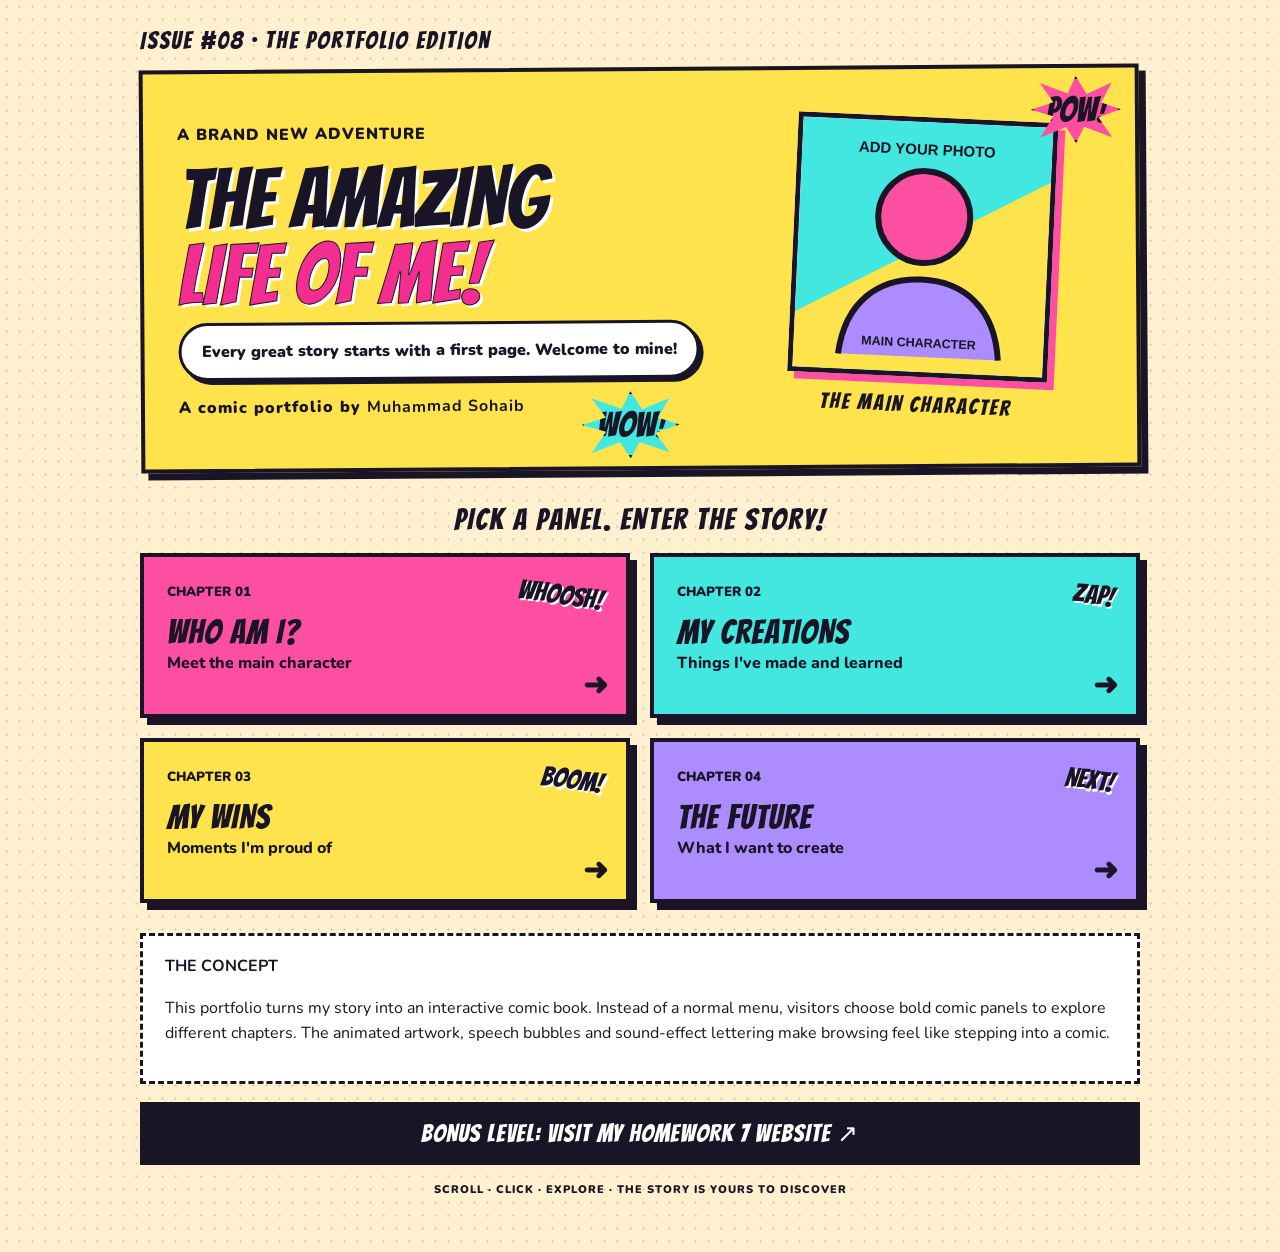
<file: CS_CRP/Homework_8/index.html>
<!doctype html>
<html lang="en"><head><meta charset="utf-8"><meta name="viewport" content="width=device-width,initial-scale=1"><meta name="description" content="An interactive comic-book portfolio."><title>THE AMAZING LIFE OF ME!</title><link rel="preconnect" href="https://fonts.googleapis.com"><link href="https://fonts.googleapis.com/css2?family=Bangers&family=Nunito:wght@400;700;900&display=swap" rel="stylesheet"><link rel="stylesheet" href="style.css"></head>
<body><main class="wrap">
  <div class="issue">ISSUE #08 · THE PORTFOLIO EDITION</div>
  <section class="cover">
    <div class="covertext"><p class="kicker">A BRAND NEW ADVENTURE</p><h1>THE AMAZING<br><em>LIFE OF ME!</em></h1><div class="bubble">Every great story starts with a first page. Welcome to mine!</div><p class="byline">A comic portfolio by <b data-name>Your Name</b></p></div>
    <div class="portrait"><img src="assets/profile-placeholder.svg" alt="Replace this illustration with your own photograph"><span>THE MAIN CHARACTER</span></div><b class="burst burst-a">POW!</b><b class="burst burst-b">WOW!</b>
  </section>
  <p class="choose">PICK A PANEL. ENTER THE STORY!</p>
  <section class="panels">
    <a class="panel pink" href="about.html"><small>CHAPTER 01</small><b class="sfx">WHOOSH!</b><h2>WHO AM I?</h2><p>Meet the main character</p><strong>➜</strong></a>
    <a class="panel cyan" href="projects.html"><small>CHAPTER 02</small><b class="sfx">ZAP!</b><h2>MY CREATIONS</h2><p>Things I've made and learned</p><strong>➜</strong></a>
    <a class="panel yellow" href="achievements.html"><small>CHAPTER 03</small><b class="sfx">BOOM!</b><h2>MY WINS</h2><p>Moments I'm proud of</p><strong>➜</strong></a>
    <a class="panel purple" href="future.html"><small>CHAPTER 04</small><b class="sfx">NEXT!</b><h2>THE FUTURE</h2><p>What I want to create</p><strong>➜</strong></a>
  </section>
  <aside class="concept"><b>THE CONCEPT</b><p>This portfolio turns my story into an interactive comic book. Instead of a normal menu, visitors choose bold comic panels to explore different chapters. The animated artwork, speech bubbles and sound-effect lettering make browsing feel like stepping into a comic.</p></aside>
  <a class="homework" href="https://2028011201-del.github.io/Heuser/CS_CRP/Homework_6" target="_blank" rel="noopener">BONUS LEVEL: VISIT MY HOMEWORK 7 WEBSITE ↗</a>
  <p class="tiny">SCROLL · CLICK · EXPLORE · THE STORY IS YOURS TO DISCOVER</p>
</main><script src="script.js"></script></body></html>
</file>
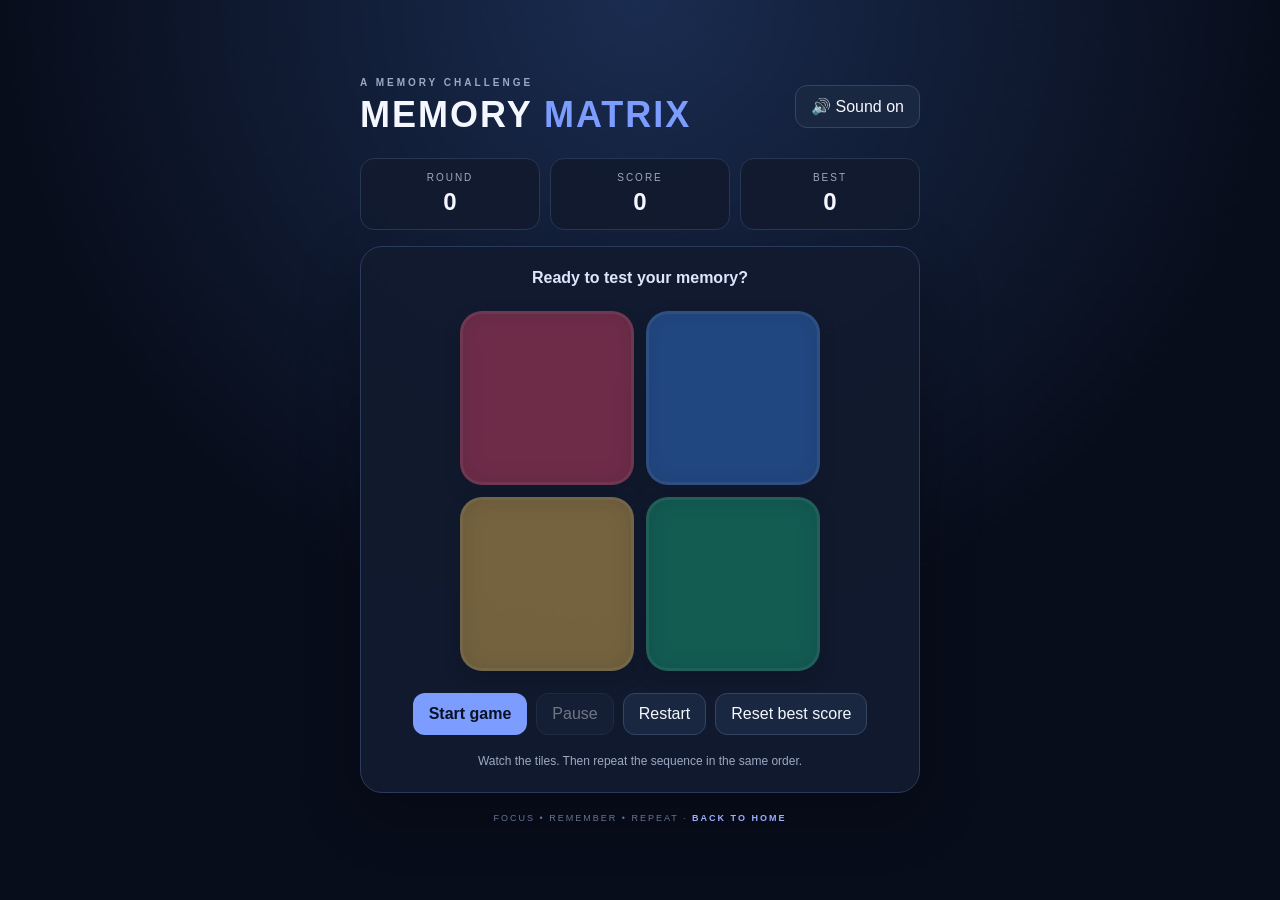
<file: CS_CRP/Homework_9/game/index.html>
<!DOCTYPE html>
<html lang="en">
<head>
  <meta charset="UTF-8">
  <meta name="viewport" content="width=device-width, initial-scale=1.0">
  <title>Memory Matrix</title>
  <link rel="stylesheet" href="style.css">
</head>
<body>
  <main class="app">
    <header class="topbar">
      <div>
        <p class="eyebrow">A MEMORY CHALLENGE</p>
        <h1>MEMORY <span>MATRIX</span></h1>
      </div>
      <button id="muteBtn" class="small-button" type="button" aria-pressed="false">🔊 Sound on</button>
    </header>
    <section class="status-panel" aria-live="polite">
      <div><span class="stat-label">ROUND</span><strong id="roundValue">0</strong></div>
      <div><span class="stat-label">SCORE</span><strong id="scoreValue">0</strong></div>
      <div><span class="stat-label">BEST</span><strong id="bestValue">0</strong></div>
    </section>
    <section class="game-panel">
      <p id="message" class="message">Ready to test your memory?</p>
      <div class="board" id="board" aria-label="Four-button memory game">
        <button class="tile tile-red" data-tile="0" aria-label="Red tile" type="button"></button>
        <button class="tile tile-blue" data-tile="1" aria-label="Blue tile" type="button"></button>
        <button class="tile tile-yellow" data-tile="2" aria-label="Yellow tile" type="button"></button>
        <button class="tile tile-green" data-tile="3" aria-label="Green tile" type="button"></button>
      </div>
      <div class="controls">
        <button id="startBtn" class="primary-button" type="button">Start game</button>
        <button id="pauseBtn" class="secondary-button" type="button" disabled>Pause</button>
        <button id="restartBtn" class="secondary-button" type="button">Restart</button>
        <button id="resetDataBtn" class="secondary-button" type="button">Reset best score</button>
      </div>
      <p class="hint">Watch the tiles. Then repeat the sequence in the same order.</p>
    </section>
    <footer>FOCUS • REMEMBER • REPEAT · <a class="home-return" href="/">BACK TO HOME</a></footer>
  </main>
  <script src="script.js"></script>
</body>
</html>
</file>
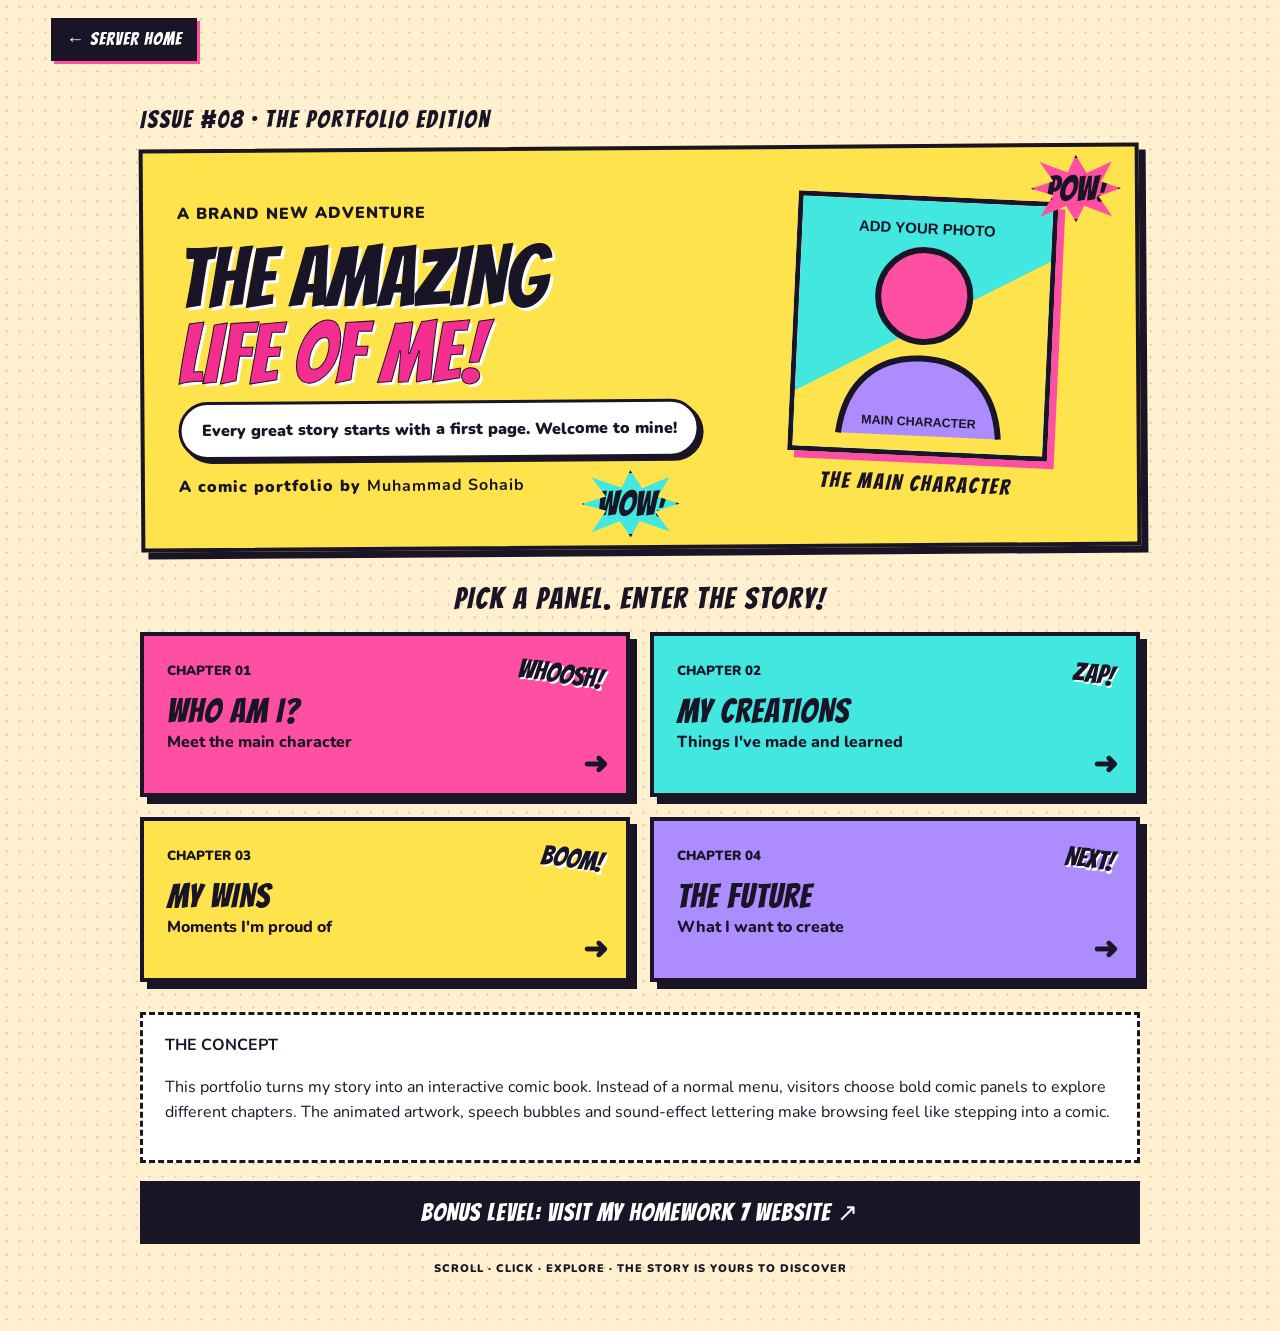
<file: CS_CRP/Homework_9/portfolio/index.html>
<!doctype html>
<html lang="en"><head><meta charset="utf-8"><meta name="viewport" content="width=device-width,initial-scale=1"><meta name="description" content="An interactive comic-book portfolio."><title>THE AMAZING LIFE OF ME!</title><link rel="preconnect" href="https://fonts.googleapis.com"><link href="https://fonts.googleapis.com/css2?family=Bangers&family=Nunito:wght@400;700;900&display=swap" rel="stylesheet"><link rel="stylesheet" href="style.css"></head>
<body><a class="server-home" href="/">← SERVER HOME</a><main class="wrap">
  <div class="issue">ISSUE #08 · THE PORTFOLIO EDITION</div>
  <section class="cover">
    <div class="covertext"><p class="kicker">A BRAND NEW ADVENTURE</p><h1>THE AMAZING<br><em>LIFE OF ME!</em></h1><div class="bubble">Every great story starts with a first page. Welcome to mine!</div><p class="byline">A comic portfolio by <b data-name>Your Name</b></p></div>
    <div class="portrait"><img src="assets/profile-placeholder.svg" alt="Replace this illustration with your own photograph"><span>THE MAIN CHARACTER</span></div><b class="burst burst-a">POW!</b><b class="burst burst-b">WOW!</b>
  </section>
  <p class="choose">PICK A PANEL. ENTER THE STORY!</p>
  <section class="panels">
    <a class="panel pink" href="about.html"><small>CHAPTER 01</small><b class="sfx">WHOOSH!</b><h2>WHO AM I?</h2><p>Meet the main character</p><strong>➜</strong></a>
    <a class="panel cyan" href="projects.html"><small>CHAPTER 02</small><b class="sfx">ZAP!</b><h2>MY CREATIONS</h2><p>Things I've made and learned</p><strong>➜</strong></a>
    <a class="panel yellow" href="achievements.html"><small>CHAPTER 03</small><b class="sfx">BOOM!</b><h2>MY WINS</h2><p>Moments I'm proud of</p><strong>➜</strong></a>
    <a class="panel purple" href="future.html"><small>CHAPTER 04</small><b class="sfx">NEXT!</b><h2>THE FUTURE</h2><p>What I want to create</p><strong>➜</strong></a>
  </section>
  <aside class="concept"><b>THE CONCEPT</b><p>This portfolio turns my story into an interactive comic book. Instead of a normal menu, visitors choose bold comic panels to explore different chapters. The animated artwork, speech bubbles and sound-effect lettering make browsing feel like stepping into a comic.</p></aside>
  <a class="homework" href="https://2028011201-del.github.io/Heuser/CS_CRP/Homework_6" target="_blank" rel="noopener">BONUS LEVEL: VISIT MY HOMEWORK 7 WEBSITE ↗</a>
  <p class="tiny">SCROLL · CLICK · EXPLORE · THE STORY IS YOURS TO DISCOVER</p>
</main><script src="script.js"></script></body></html>
</file>
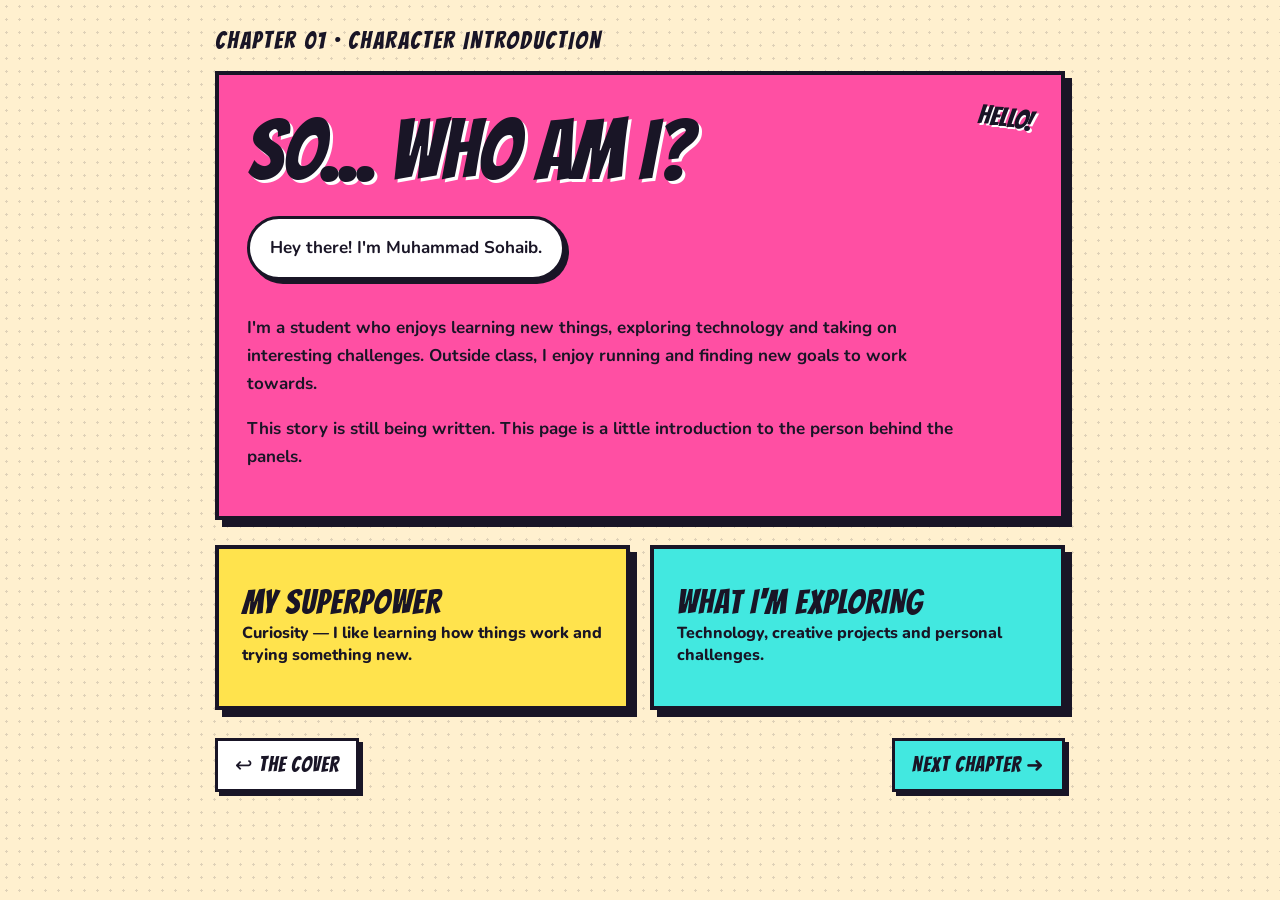
<file: CS_CRP/Homework_8/about.html>
<!doctype html><html lang="en"><head><meta charset="utf-8"><meta name="viewport" content="width=device-width,initial-scale=1"><title>Chapter 1 · Who am I?</title><link href="https://fonts.googleapis.com/css2?family=Bangers&family=Nunito:wght@400;700;900&display=swap" rel="stylesheet"><link rel="stylesheet" href="style.css"></head><body><main class="wrap inner"><p class="issue">CHAPTER 01 · CHARACTER INTRODUCTION</p><section class="story pink"><b class="sfx">HELLO!</b><h1>SO... WHO AM I?</h1><p class="bubble">Hey there! I'm <b data-name>Your Name</b>.</p><p>I'm a student who enjoys learning new things, exploring technology and taking on interesting challenges. Outside class, I enjoy running and finding new goals to work towards.</p><p>This story is still being written. This page is a little introduction to the person behind the panels.</p></section><section class="twoup"><article class="panel yellow"><h2>MY SUPERPOWER</h2><p>Curiosity — I like learning how things work and trying something new.</p></article><article class="panel cyan"><h2>WHAT I'M EXPLORING</h2><p>Technology, creative projects and personal challenges.</p></article></section><div class="controls"><a class="btn" href="index.html">↩ THE COVER</a><a class="btn next" href="projects.html">NEXT CHAPTER ➜</a></div></main><script src="script.js"></script></body></html>
</file>
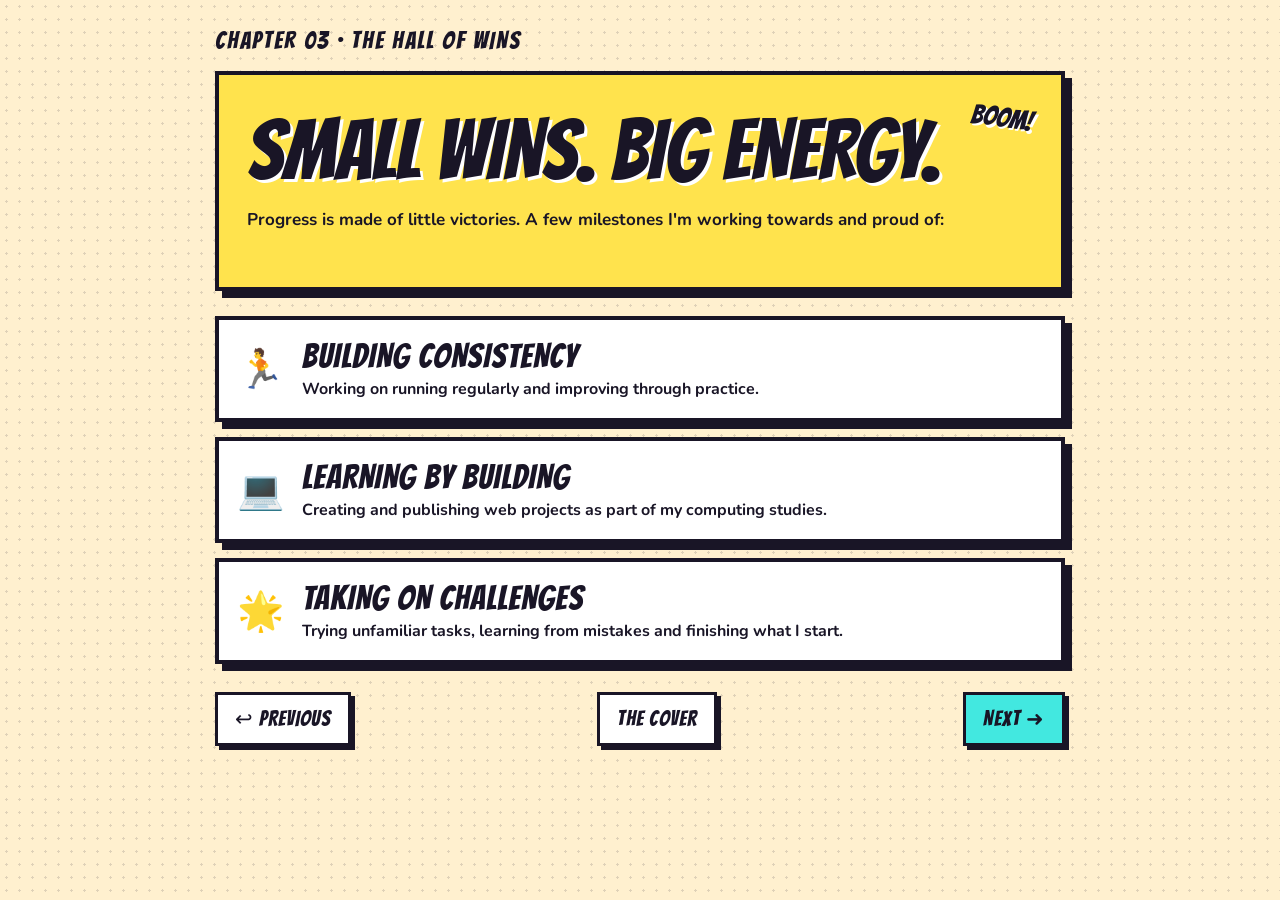
<file: CS_CRP/Homework_8/achievements.html>
<!doctype html><html lang="en"><head><meta charset="utf-8"><meta name="viewport" content="width=device-width,initial-scale=1"><title>Chapter 3 · My wins</title><link href="https://fonts.googleapis.com/css2?family=Bangers&family=Nunito:wght@400;700;900&display=swap" rel="stylesheet"><link rel="stylesheet" href="style.css"></head><body><main class="wrap inner"><p class="issue">CHAPTER 03 · THE HALL OF WINS</p><section class="story yellow"><b class="sfx">BOOM!</b><h1>SMALL WINS. BIG ENERGY.</h1><p>Progress is made of little victories. A few milestones I'm working towards and proud of:</p></section><section class="stack"><article class="win"><span>🏃</span><div><h2>BUILDING CONSISTENCY</h2><p>Working on running regularly and improving through practice.</p></div></article><article class="win"><span>💻</span><div><h2>LEARNING BY BUILDING</h2><p>Creating and publishing web projects as part of my computing studies.</p></div></article><article class="win"><span>🌟</span><div><h2>TAKING ON CHALLENGES</h2><p>Trying unfamiliar tasks, learning from mistakes and finishing what I start.</p></div></article></section><div class="controls"><a class="btn" href="projects.html">↩ PREVIOUS</a><a class="btn" href="index.html">THE COVER</a><a class="btn next" href="future.html">NEXT ➜</a></div></main><script src="script.js"></script></body></html>
</file>
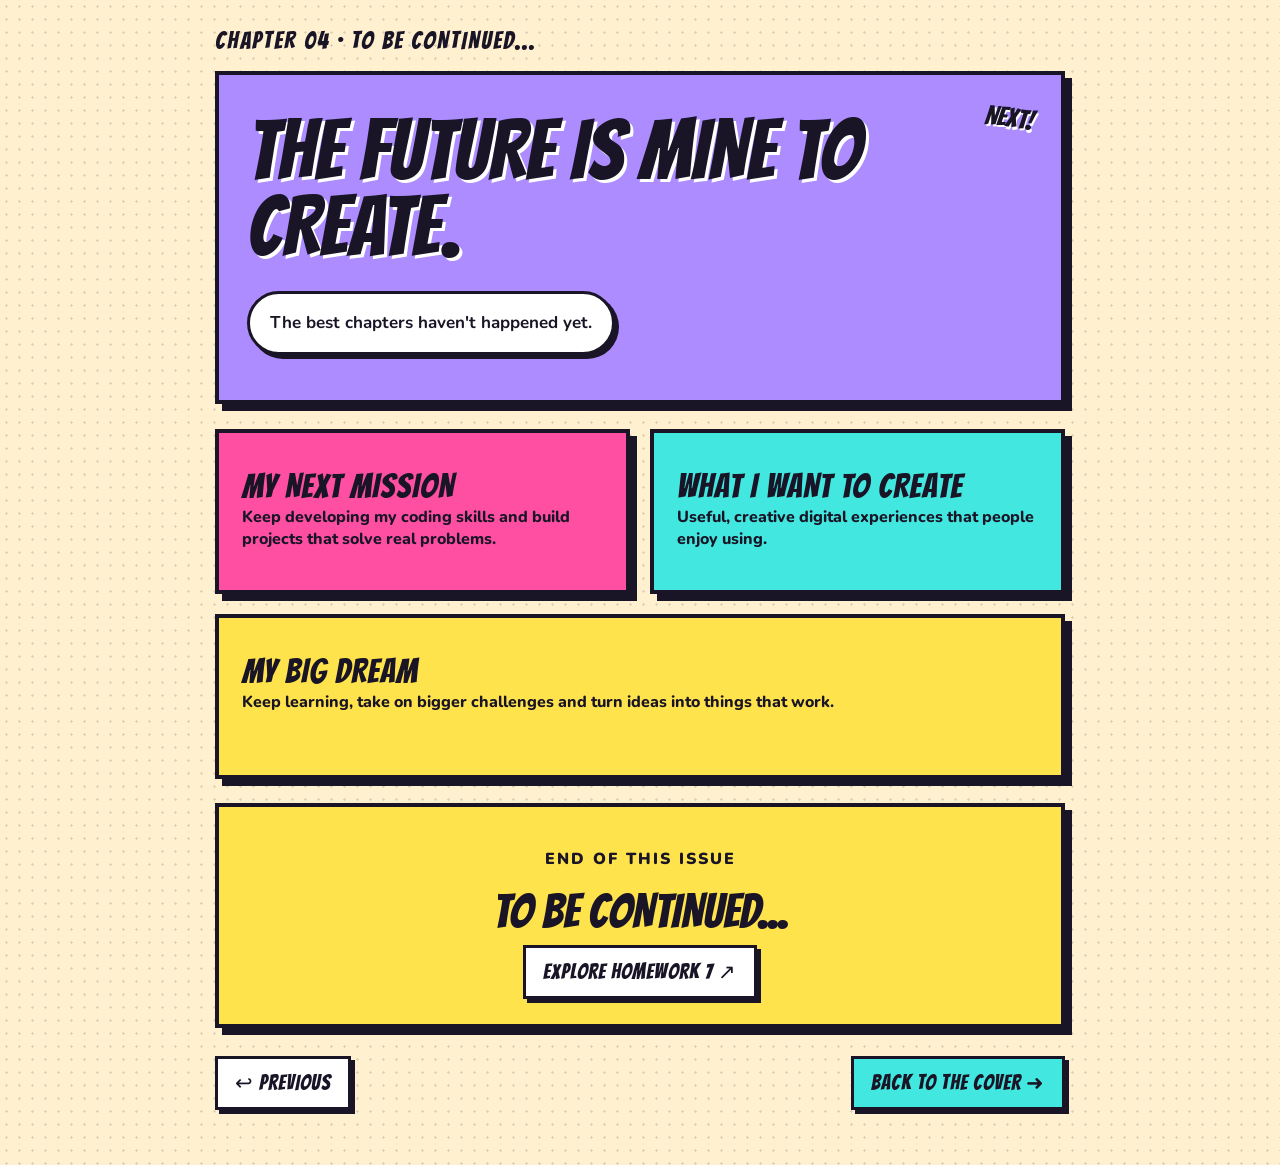
<file: CS_CRP/Homework_8/future.html>
<!doctype html><html lang="en"><head><meta charset="utf-8"><meta name="viewport" content="width=device-width,initial-scale=1"><title>Chapter 4 · The future</title><link href="https://fonts.googleapis.com/css2?family=Bangers&family=Nunito:wght@400;700;900&display=swap" rel="stylesheet"><link rel="stylesheet" href="style.css"></head><body><main class="wrap inner"><p class="issue">CHAPTER 04 · TO BE CONTINUED...</p><section class="story purple"><b class="sfx">NEXT!</b><h1>THE FUTURE IS MINE TO CREATE.</h1><p class="bubble">The best chapters haven't happened yet.</p></section><section class="twoup"><article class="panel pink"><h2>MY NEXT MISSION</h2><p>Keep developing my coding skills and build projects that solve real problems.</p></article><article class="panel cyan"><h2>WHAT I WANT TO CREATE</h2><p>Useful, creative digital experiences that people enjoy using.</p></article><article class="panel yellow wide"><h2>MY BIG DREAM</h2><p>Keep learning, take on bigger challenges and turn ideas into things that work.</p></article></section><section class="ending"><p>END OF THIS ISSUE</p><h2>TO BE CONTINUED...</h2><a class="btn" href="https://2028011201-del.github.io/Heuser/CS_CRP/Homework_6" target="_blank" rel="noopener">EXPLORE HOMEWORK 7 ↗</a></section><div class="controls"><a class="btn" href="achievements.html">↩ PREVIOUS</a><a class="btn next" href="index.html">BACK TO THE COVER ➜</a></div></main><script src="script.js"></script></body></html>
</file>
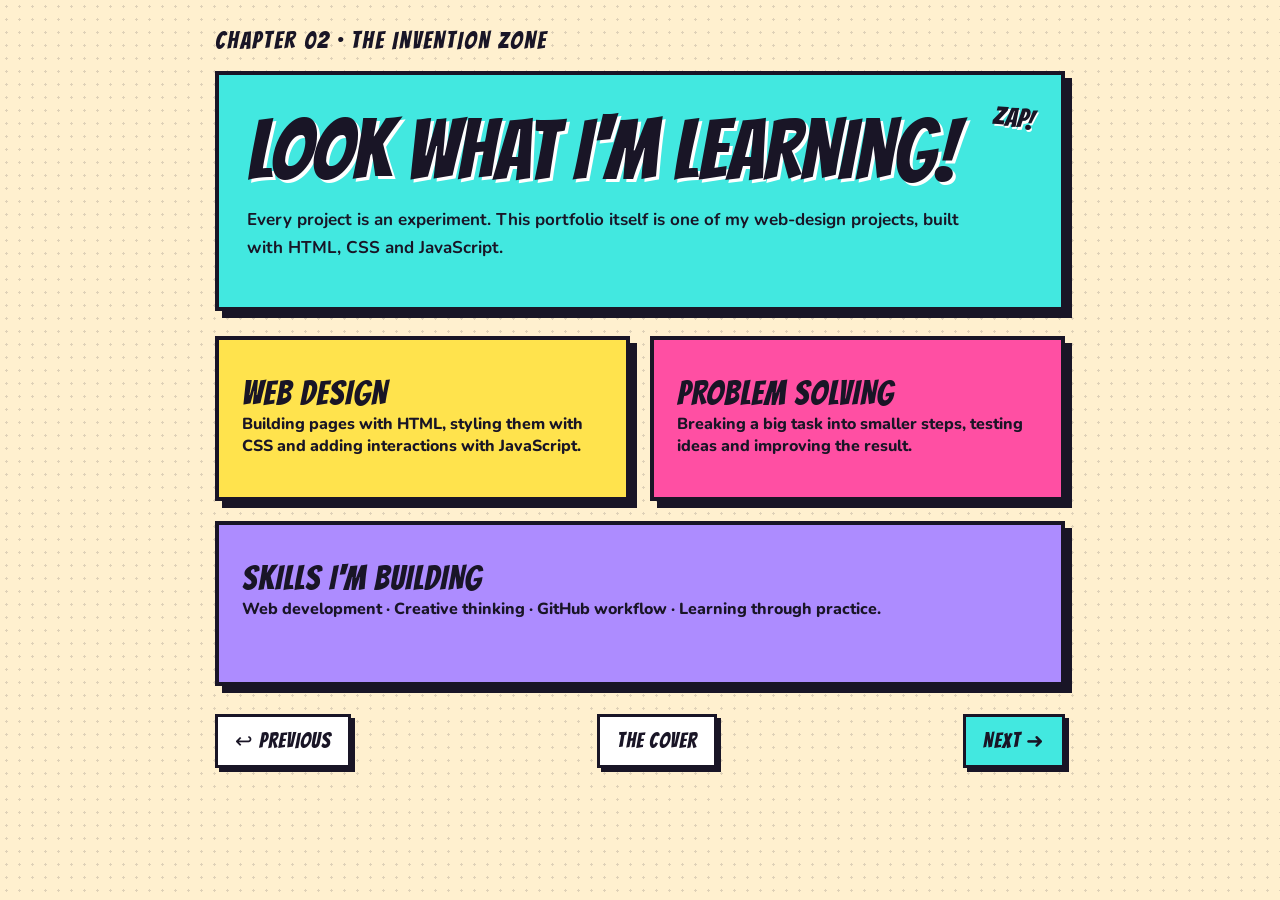
<file: CS_CRP/Homework_8/projects.html>
<!doctype html><html lang="en"><head><meta charset="utf-8"><meta name="viewport" content="width=device-width,initial-scale=1"><title>Chapter 2 · My creations</title><link href="https://fonts.googleapis.com/css2?family=Bangers&family=Nunito:wght@400;700;900&display=swap" rel="stylesheet"><link rel="stylesheet" href="style.css"></head><body><main class="wrap inner"><p class="issue">CHAPTER 02 · THE INVENTION ZONE</p><section class="story cyan"><b class="sfx">ZAP!</b><h1>LOOK WHAT I'M LEARNING!</h1><p>Every project is an experiment. This portfolio itself is one of my web-design projects, built with HTML, CSS and JavaScript.</p></section><section class="twoup"><article class="panel yellow"><h2>WEB DESIGN</h2><p>Building pages with HTML, styling them with CSS and adding interactions with JavaScript.</p></article><article class="panel pink"><h2>PROBLEM SOLVING</h2><p>Breaking a big task into smaller steps, testing ideas and improving the result.</p></article><article class="panel purple wide"><h2>SKILLS I'M BUILDING</h2><p>Web development · Creative thinking · GitHub workflow · Learning through practice.</p></article></section><div class="controls"><a class="btn" href="about.html">↩ PREVIOUS</a><a class="btn" href="index.html">THE COVER</a><a class="btn next" href="achievements.html">NEXT ➜</a></div></main><script src="script.js"></script></body></html>
</file>
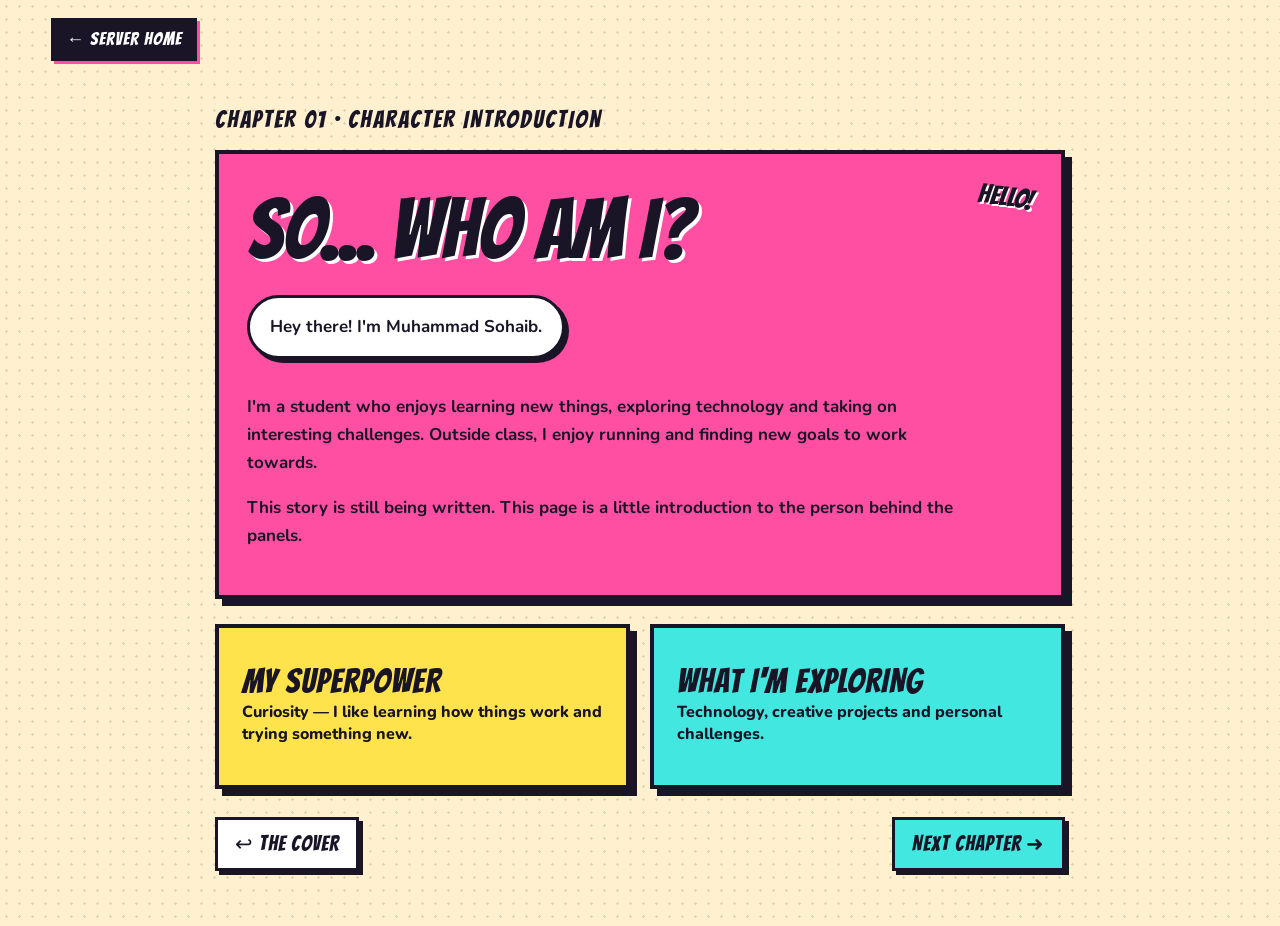
<file: CS_CRP/Homework_9/portfolio/about.html>
<!doctype html><html lang="en"><head><meta charset="utf-8"><meta name="viewport" content="width=device-width,initial-scale=1"><title>Chapter 1 · Who am I?</title><link href="https://fonts.googleapis.com/css2?family=Bangers&family=Nunito:wght@400;700;900&display=swap" rel="stylesheet"><link rel="stylesheet" href="style.css"></head><body><a class="server-home" href="/">← SERVER HOME</a><main class="wrap inner"><p class="issue">CHAPTER 01 · CHARACTER INTRODUCTION</p><section class="story pink"><b class="sfx">HELLO!</b><h1>SO... WHO AM I?</h1><p class="bubble">Hey there! I'm <b data-name>Your Name</b>.</p><p>I'm a student who enjoys learning new things, exploring technology and taking on interesting challenges. Outside class, I enjoy running and finding new goals to work towards.</p><p>This story is still being written. This page is a little introduction to the person behind the panels.</p></section><section class="twoup"><article class="panel yellow"><h2>MY SUPERPOWER</h2><p>Curiosity — I like learning how things work and trying something new.</p></article><article class="panel cyan"><h2>WHAT I'M EXPLORING</h2><p>Technology, creative projects and personal challenges.</p></article></section><div class="controls"><a class="btn" href="index.html">↩ THE COVER</a><a class="btn next" href="projects.html">NEXT CHAPTER ➜</a></div></main><script src="script.js"></script></body></html>
</file>
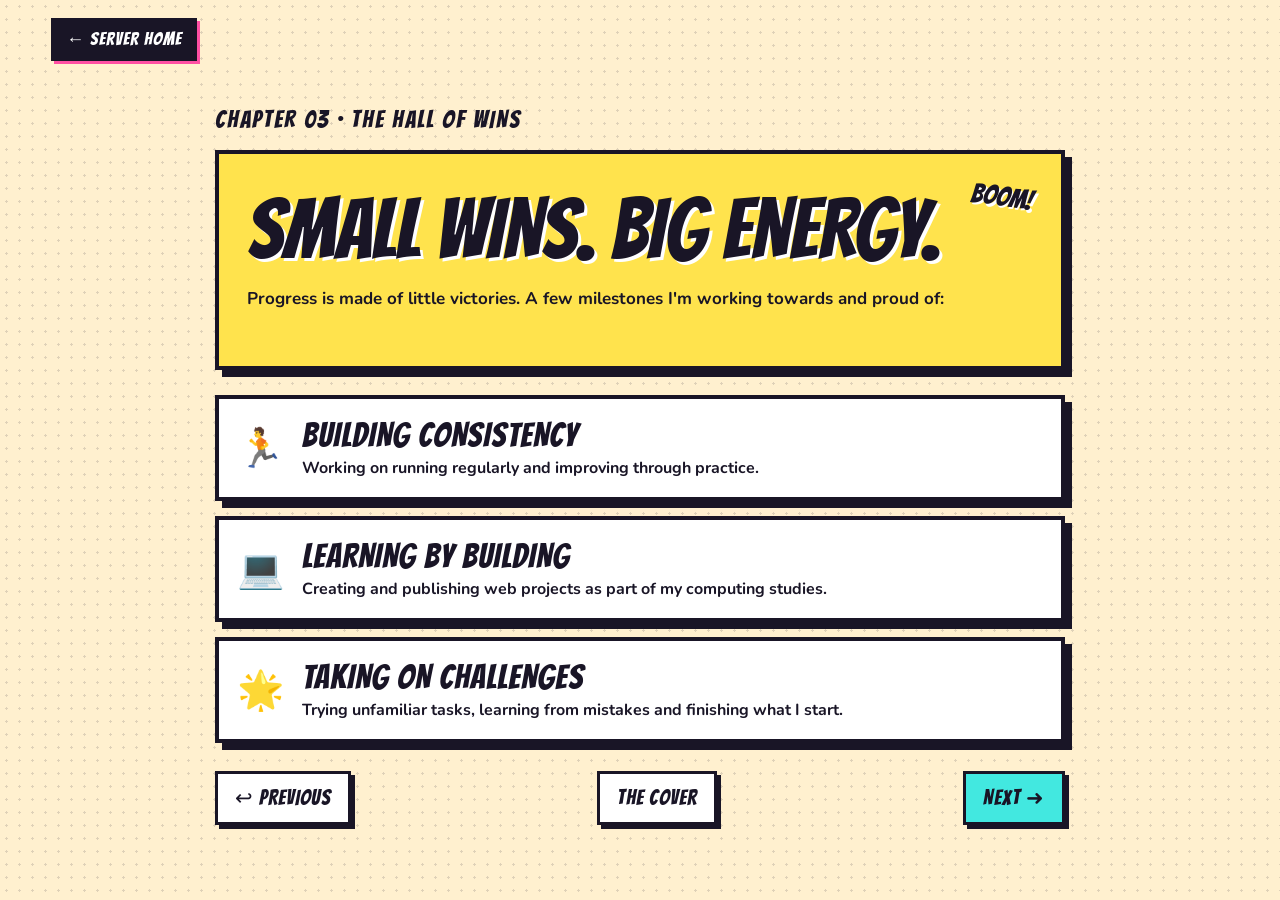
<file: CS_CRP/Homework_9/portfolio/achievements.html>
<!doctype html><html lang="en"><head><meta charset="utf-8"><meta name="viewport" content="width=device-width,initial-scale=1"><title>Chapter 3 · My wins</title><link href="https://fonts.googleapis.com/css2?family=Bangers&family=Nunito:wght@400;700;900&display=swap" rel="stylesheet"><link rel="stylesheet" href="style.css"></head><body><a class="server-home" href="/">← SERVER HOME</a><main class="wrap inner"><p class="issue">CHAPTER 03 · THE HALL OF WINS</p><section class="story yellow"><b class="sfx">BOOM!</b><h1>SMALL WINS. BIG ENERGY.</h1><p>Progress is made of little victories. A few milestones I'm working towards and proud of:</p></section><section class="stack"><article class="win"><span>🏃</span><div><h2>BUILDING CONSISTENCY</h2><p>Working on running regularly and improving through practice.</p></div></article><article class="win"><span>💻</span><div><h2>LEARNING BY BUILDING</h2><p>Creating and publishing web projects as part of my computing studies.</p></div></article><article class="win"><span>🌟</span><div><h2>TAKING ON CHALLENGES</h2><p>Trying unfamiliar tasks, learning from mistakes and finishing what I start.</p></div></article></section><div class="controls"><a class="btn" href="projects.html">↩ PREVIOUS</a><a class="btn" href="index.html">THE COVER</a><a class="btn next" href="future.html">NEXT ➜</a></div></main><script src="script.js"></script></body></html>
</file>
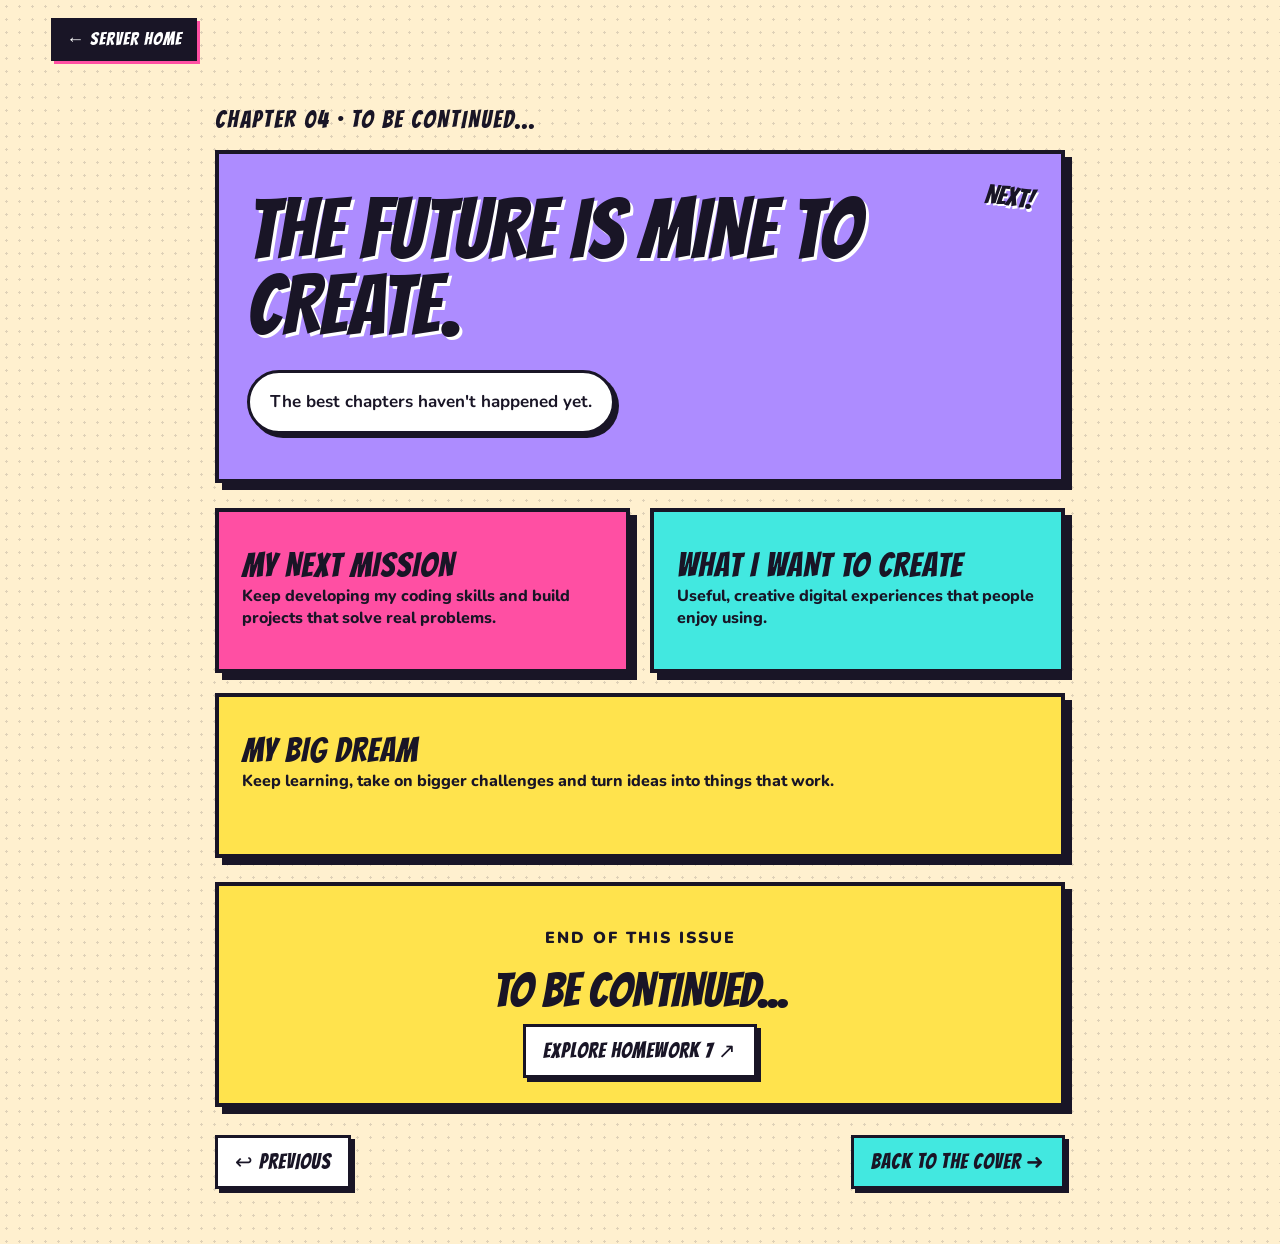
<file: CS_CRP/Homework_9/portfolio/future.html>
<!doctype html><html lang="en"><head><meta charset="utf-8"><meta name="viewport" content="width=device-width,initial-scale=1"><title>Chapter 4 · The future</title><link href="https://fonts.googleapis.com/css2?family=Bangers&family=Nunito:wght@400;700;900&display=swap" rel="stylesheet"><link rel="stylesheet" href="style.css"></head><body><a class="server-home" href="/">← SERVER HOME</a><main class="wrap inner"><p class="issue">CHAPTER 04 · TO BE CONTINUED...</p><section class="story purple"><b class="sfx">NEXT!</b><h1>THE FUTURE IS MINE TO CREATE.</h1><p class="bubble">The best chapters haven't happened yet.</p></section><section class="twoup"><article class="panel pink"><h2>MY NEXT MISSION</h2><p>Keep developing my coding skills and build projects that solve real problems.</p></article><article class="panel cyan"><h2>WHAT I WANT TO CREATE</h2><p>Useful, creative digital experiences that people enjoy using.</p></article><article class="panel yellow wide"><h2>MY BIG DREAM</h2><p>Keep learning, take on bigger challenges and turn ideas into things that work.</p></article></section><section class="ending"><p>END OF THIS ISSUE</p><h2>TO BE CONTINUED...</h2><a class="btn" href="https://2028011201-del.github.io/Heuser/CS_CRP/Homework_6" target="_blank" rel="noopener">EXPLORE HOMEWORK 7 ↗</a></section><div class="controls"><a class="btn" href="achievements.html">↩ PREVIOUS</a><a class="btn next" href="index.html">BACK TO THE COVER ➜</a></div></main><script src="script.js"></script></body></html>
</file>
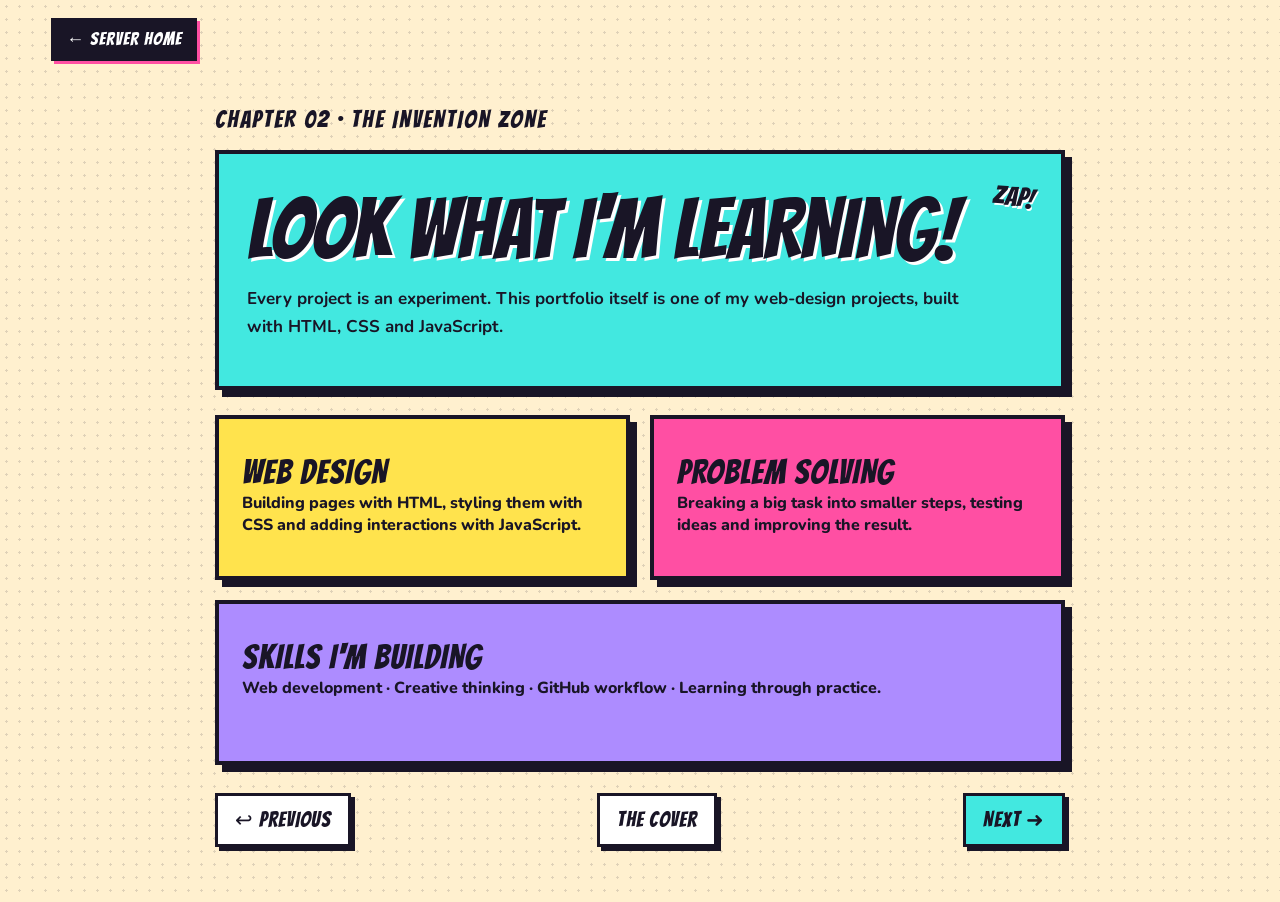
<file: CS_CRP/Homework_9/portfolio/projects.html>
<!doctype html><html lang="en"><head><meta charset="utf-8"><meta name="viewport" content="width=device-width,initial-scale=1"><title>Chapter 2 · My creations</title><link href="https://fonts.googleapis.com/css2?family=Bangers&family=Nunito:wght@400;700;900&display=swap" rel="stylesheet"><link rel="stylesheet" href="style.css"></head><body><a class="server-home" href="/">← SERVER HOME</a><main class="wrap inner"><p class="issue">CHAPTER 02 · THE INVENTION ZONE</p><section class="story cyan"><b class="sfx">ZAP!</b><h1>LOOK WHAT I'M LEARNING!</h1><p>Every project is an experiment. This portfolio itself is one of my web-design projects, built with HTML, CSS and JavaScript.</p></section><section class="twoup"><article class="panel yellow"><h2>WEB DESIGN</h2><p>Building pages with HTML, styling them with CSS and adding interactions with JavaScript.</p></article><article class="panel pink"><h2>PROBLEM SOLVING</h2><p>Breaking a big task into smaller steps, testing ideas and improving the result.</p></article><article class="panel purple wide"><h2>SKILLS I'M BUILDING</h2><p>Web development · Creative thinking · GitHub workflow · Learning through practice.</p></article></section><div class="controls"><a class="btn" href="about.html">↩ PREVIOUS</a><a class="btn" href="index.html">THE COVER</a><a class="btn next" href="achievements.html">NEXT ➜</a></div></main><script src="script.js"></script></body></html>
</file>
<file: CS_CRP/Homework_8/style.css>
:root{--ink:#191526;--pink:#ff4fa3;--cyan:#42e8e0;--yellow:#ffe34d;--purple:#ad8cff;--paper:#fff8e9}*{box-sizing:border-box}body{margin:0;color:var(--ink);font-family:Nunito,Arial,sans-serif;background-color:#fff0cf;background-image:radial-gradient(#19152624 1.2px,transparent 1.2px);background-size:13px 13px}.wrap{width:min(1000px,92%);margin:28px auto 55px}.issue{font:24px Bangers,cursive;letter-spacing:2px;margin:0 0 14px}.cover,.story,.panel,.win,.ending{border:4px solid var(--ink);box-shadow:7px 7px 0 var(--ink);position:relative}.cover{background:var(--yellow);padding:34px;min-height:380px;display:grid;grid-template-columns:1.2fr .8fr;align-items:center;gap:25px;transform:rotate(-.4deg)}.kicker,.byline{font-weight:900;letter-spacing:1px}.cover h1,.story h1{font:clamp(48px,8vw,84px)/.9 Bangers,cursive;margin:10px 0;text-shadow:3px 3px white}.cover h1 em{color:#f42e91;font-style:normal;-webkit-text-stroke:1px var(--ink)}.bubble{display:inline-block;background:white;border:3px solid var(--ink);border-radius:35px;padding:15px 20px;font-weight:900;box-shadow:4px 4px 0 var(--ink)}.portrait{width:min(260px,100%);justify-self:center;transform:rotate(3deg);text-align:center;font:22px Bangers;letter-spacing:2px}.portrait img{width:100%;aspect-ratio:1;object-fit:cover;border:5px solid var(--ink);box-shadow:7px 7px 0 var(--pink);background:white}.portrait span{display:block;margin-top:12px}.burst{position:absolute;font:35px Bangers;padding:12px;background:var(--pink);border:3px solid var(--ink);clip-path:polygon(50% 0,62% 27%,90% 10%,78% 40%,100% 50%,75% 62%,90% 92%,59% 76%,50% 100%,39% 76%,10% 92%,25% 60%,0 50%,25% 39%,10% 10%,41% 26%);animation:wiggle 2s infinite}.burst-a{right:14px;top:8px}.burst-b{left:44%;bottom:8px;background:var(--cyan)}.choose{text-align:center;font:30px Bangers;letter-spacing:2px;margin:34px 0 18px}.panels,.twoup{display:grid;grid-template-columns:repeat(2,1fr);gap:20px}.panel{display:block;padding:23px;min-height:165px;text-decoration:none;color:var(--ink);transition:.2s}.panel:hover{transform:translateY(-7px) rotate(0);box-shadow:11px 12px 0 var(--ink)}.panel h2,.win h2{font:34px Bangers;letter-spacing:1px;margin:12px 0 2px}.panel p{font-weight:800;margin:0}.panel small{font-weight:900}.panel strong{position:absolute;right:18px;bottom:8px;font-size:30px}.sfx{float:right;font:27px Bangers;transform:rotate(8deg);text-shadow:2px 2px white}.pink{background:var(--pink)}.cyan{background:var(--cyan)}.yellow{background:var(--yellow)}.purple{background:var(--purple)}.concept{margin:30px 0 18px;background:white;border:3px dashed var(--ink);padding:18px 22px;line-height:1.6}.homework{display:block;background:var(--ink);color:white;text-decoration:none;text-align:center;padding:17px;font:25px Bangers;letter-spacing:1px}.homework:hover{background:#f42e91}.tiny{text-align:center;font-size:11px;font-weight:900;letter-spacing:1px;margin-top:17px}.inner{max-width:850px}.story{padding:28px;margin:18px 0 25px;min-height:220px}.story p{font-size:17px;line-height:1.65;font-weight:700;max-width:720px}.wide{grid-column:1/-1}.controls{display:flex;justify-content:space-between;gap:12px;flex-wrap:wrap;margin-top:28px}.btn{display:inline-block;padding:12px 17px;background:white;color:var(--ink);border:3px solid var(--ink);box-shadow:4px 4px 0 var(--ink);text-decoration:none;font:21px Bangers;letter-spacing:1px}.btn:hover{background:var(--yellow);transform:translateY(-3px)}.next{background:var(--cyan)}.stack{display:grid;gap:15px}.win{background:white;display:flex;align-items:center;gap:18px;padding:18px}.win span{font-size:38px}.win h2{margin:0}.win p{font-weight:700;margin:4px 0 0}.ending{background:var(--yellow);text-align:center;padding:25px;margin:24px 0}.ending h2{font:48px Bangers;margin:8px}.ending p{font-weight:900;letter-spacing:2px}@keyframes wiggle{0%,100%{transform:rotate(-7deg)}50%{transform:rotate(8deg) scale(1.08)}}.panel:nth-child(odd){animation:float 4s ease-in-out infinite}@keyframes float{50%{translate:0 -5px}}@media(max-width:650px){.cover{grid-template-columns:1fr;text-align:center;padding:24px 17px}.portrait{width:190px}.panels,.twoup{grid-template-columns:1fr}.wide{grid-column:auto}.story{padding:22px 17px}.controls{justify-content:center}.cover h1{font-size:55px}.burst-b{left:4px}}
</file>
<file: CS_CRP/Homework_9/game/style.css>
:root {
  --bg: #080d1b; --panel: #111a2e; --text: #f4f7ff; --muted: #9ba9c4; --accent: #7c9cff;
}
* { box-sizing: border-box; }
body { margin: 0; min-height: 100vh; display: grid; place-items: center; padding: 22px; color: var(--text); font-family: Arial, Helvetica, sans-serif; background: radial-gradient(circle at top, #1a2c50 0%, var(--bg) 58%); }
button { font: inherit; }
.app { width: min(100%, 560px); }
.topbar { display: flex; justify-content: space-between; align-items: center; gap: 12px; margin-bottom: 22px; }
.eyebrow { margin: 0 0 6px; color: var(--muted); letter-spacing: 3px; font-size: 10px; font-weight: bold; }
h1 { margin: 0; font-size: clamp(25px, 6vw, 36px); letter-spacing: 2px; }
h1 span { color: var(--accent); }
.small-button, .secondary-button, .primary-button { border: 1px solid #344563; border-radius: 12px; color: var(--text); background: #1a2740; padding: 11px 15px; cursor: pointer; transition: transform .15s, background .15s, opacity .15s; }
button:focus-visible { outline: 3px solid white; outline-offset: 3px; }
button:disabled { opacity: .42; cursor: not-allowed; }
button:not(:disabled):active { transform: scale(.96); }
.status-panel { display: grid; grid-template-columns: repeat(3, 1fr); gap: 10px; margin-bottom: 16px; }
.status-panel > div { padding: 13px; text-align: center; border-radius: 14px; background: rgba(17, 26, 46, .9); border: 1px solid #263653; }
.stat-label { display: block; color: var(--muted); font-size: 10px; letter-spacing: 2px; margin-bottom: 5px; }
.status-panel strong { font-size: 24px; }
.game-panel { padding: 22px; border-radius: 22px; text-align: center; background: rgba(17, 26, 46, .94); border: 1px solid #2a3b5d; box-shadow: 0 20px 60px rgba(0,0,0,.28); }
.message { min-height: 24px; margin: 0 0 18px; color: #dce6ff; font-weight: bold; }
.board { width: min(100%, 360px); aspect-ratio: 1; margin: 0 auto 22px; display: grid; grid-template-columns: 1fr 1fr; gap: 12px; }
.tile { border: 3px solid rgba(255,255,255,.15); border-radius: 22px; opacity: .72; cursor: pointer; min-width: 0; box-shadow: inset 0 0 22px rgba(0,0,0,.12), 0 8px 18px rgba(0,0,0,.2); transition: filter .12s, opacity .12s, transform .12s, box-shadow .12s; }
.tile-red { background: #ef476f; color: #ef476f; } .tile-blue { background: #3987f5; color: #3987f5; } .tile-yellow { background: #ffc857; color: #ffc857; } .tile-green { background: #16b886; color: #16b886; }
.tile.lit { opacity: 1; filter: brightness(1.45); transform: scale(.96); box-shadow: 0 0 28px currentColor, inset 0 0 24px rgba(255,255,255,.4); }
.board.locked .tile { cursor: default; }
.controls { display: flex; justify-content: center; flex-wrap: wrap; gap: 9px; }
.primary-button { background: var(--accent); color: #081126; border-color: transparent; font-weight: bold; }
.hint { margin: 17px 0 0; color: var(--muted); font-size: 12px; line-height: 1.5; }
footer { text-align: center; color: #657594; letter-spacing: 2px; font-size: 9px; margin-top: 20px; }
.home-return { color: #9baeff; text-decoration: none; font-weight: bold; }
@media (max-width: 420px) { .game-panel { padding: 16px; } .board { gap: 9px; } .tile { border-radius: 17px; } .small-button { padding: 9px 10px; font-size: 12px; } }
</file>
<file: CS_CRP/Homework_9/portfolio/style.css>
:root{--ink:#191526;--pink:#ff4fa3;--cyan:#42e8e0;--yellow:#ffe34d;--purple:#ad8cff;--paper:#fff8e9}*{box-sizing:border-box}body{margin:0;color:var(--ink);font-family:Nunito,Arial,sans-serif;background-color:#fff0cf;background-image:radial-gradient(#19152624 1.2px,transparent 1.2px);background-size:13px 13px}.wrap{width:min(1000px,92%);margin:28px auto 55px}.issue{font:24px Bangers,cursive;letter-spacing:2px;margin:0 0 14px}.cover,.story,.panel,.win,.ending{border:4px solid var(--ink);box-shadow:7px 7px 0 var(--ink);position:relative}.cover{background:var(--yellow);padding:34px;min-height:380px;display:grid;grid-template-columns:1.2fr .8fr;align-items:center;gap:25px;transform:rotate(-.4deg)}.kicker,.byline{font-weight:900;letter-spacing:1px}.cover h1,.story h1{font:clamp(48px,8vw,84px)/.9 Bangers,cursive;margin:10px 0;text-shadow:3px 3px white}.cover h1 em{color:#f42e91;font-style:normal;-webkit-text-stroke:1px var(--ink)}.bubble{display:inline-block;background:white;border:3px solid var(--ink);border-radius:35px;padding:15px 20px;font-weight:900;box-shadow:4px 4px 0 var(--ink)}.portrait{width:min(260px,100%);justify-self:center;transform:rotate(3deg);text-align:center;font:22px Bangers;letter-spacing:2px}.portrait img{width:100%;aspect-ratio:1;object-fit:cover;border:5px solid var(--ink);box-shadow:7px 7px 0 var(--pink);background:white}.portrait span{display:block;margin-top:12px}.burst{position:absolute;font:35px Bangers;padding:12px;background:var(--pink);border:3px solid var(--ink);clip-path:polygon(50% 0,62% 27%,90% 10%,78% 40%,100% 50%,75% 62%,90% 92%,59% 76%,50% 100%,39% 76%,10% 92%,25% 60%,0 50%,25% 39%,10% 10%,41% 26%);animation:wiggle 2s infinite}.burst-a{right:14px;top:8px}.burst-b{left:44%;bottom:8px;background:var(--cyan)}.choose{text-align:center;font:30px Bangers;letter-spacing:2px;margin:34px 0 18px}.panels,.twoup{display:grid;grid-template-columns:repeat(2,1fr);gap:20px}.panel{display:block;padding:23px;min-height:165px;text-decoration:none;color:var(--ink);transition:.2s}.panel:hover{transform:translateY(-7px) rotate(0);box-shadow:11px 12px 0 var(--ink)}.panel h2,.win h2{font:34px Bangers;letter-spacing:1px;margin:12px 0 2px}.panel p{font-weight:800;margin:0}.panel small{font-weight:900}.panel strong{position:absolute;right:18px;bottom:8px;font-size:30px}.sfx{float:right;font:27px Bangers;transform:rotate(8deg);text-shadow:2px 2px white}.pink{background:var(--pink)}.cyan{background:var(--cyan)}.yellow{background:var(--yellow)}.purple{background:var(--purple)}.concept{margin:30px 0 18px;background:white;border:3px dashed var(--ink);padding:18px 22px;line-height:1.6}.homework{display:block;background:var(--ink);color:white;text-decoration:none;text-align:center;padding:17px;font:25px Bangers;letter-spacing:1px}.homework:hover{background:#f42e91}.tiny{text-align:center;font-size:11px;font-weight:900;letter-spacing:1px;margin-top:17px}.inner{max-width:850px}.story{padding:28px;margin:18px 0 25px;min-height:220px}.story p{font-size:17px;line-height:1.65;font-weight:700;max-width:720px}.wide{grid-column:1/-1}.controls{display:flex;justify-content:space-between;gap:12px;flex-wrap:wrap;margin-top:28px}.btn{display:inline-block;padding:12px 17px;background:white;color:var(--ink);border:3px solid var(--ink);box-shadow:4px 4px 0 var(--ink);text-decoration:none;font:21px Bangers;letter-spacing:1px}.btn:hover{background:var(--yellow);transform:translateY(-3px)}.next{background:var(--cyan)}.stack{display:grid;gap:15px}.win{background:white;display:flex;align-items:center;gap:18px;padding:18px}.win span{font-size:38px}.win h2{margin:0}.win p{font-weight:700;margin:4px 0 0}.ending{background:var(--yellow);text-align:center;padding:25px;margin:24px 0}.ending h2{font:48px Bangers;margin:8px}.ending p{font-weight:900;letter-spacing:2px}@keyframes wiggle{0%,100%{transform:rotate(-7deg)}50%{transform:rotate(8deg) scale(1.08)}}.panel:nth-child(odd){animation:float 4s ease-in-out infinite}@keyframes float{50%{translate:0 -5px}}@media(max-width:650px){.cover{grid-template-columns:1fr;text-align:center;padding:24px 17px}.portrait{width:190px}.panels,.twoup{grid-template-columns:1fr}.wide{grid-column:auto}.story{padding:22px 17px}.controls{justify-content:center}.cover h1{font-size:55px}.burst-b{left:4px}}
.server-home{display:inline-block;margin:18px 4%;padding:9px 13px;background:#191526;color:white;border:2px solid #191526;text-decoration:none;font:18px Bangers;letter-spacing:1px;box-shadow:3px 3px 0 #ff4fa3}.server-home:hover{background:#42e8e0;color:#191526}
</file>
